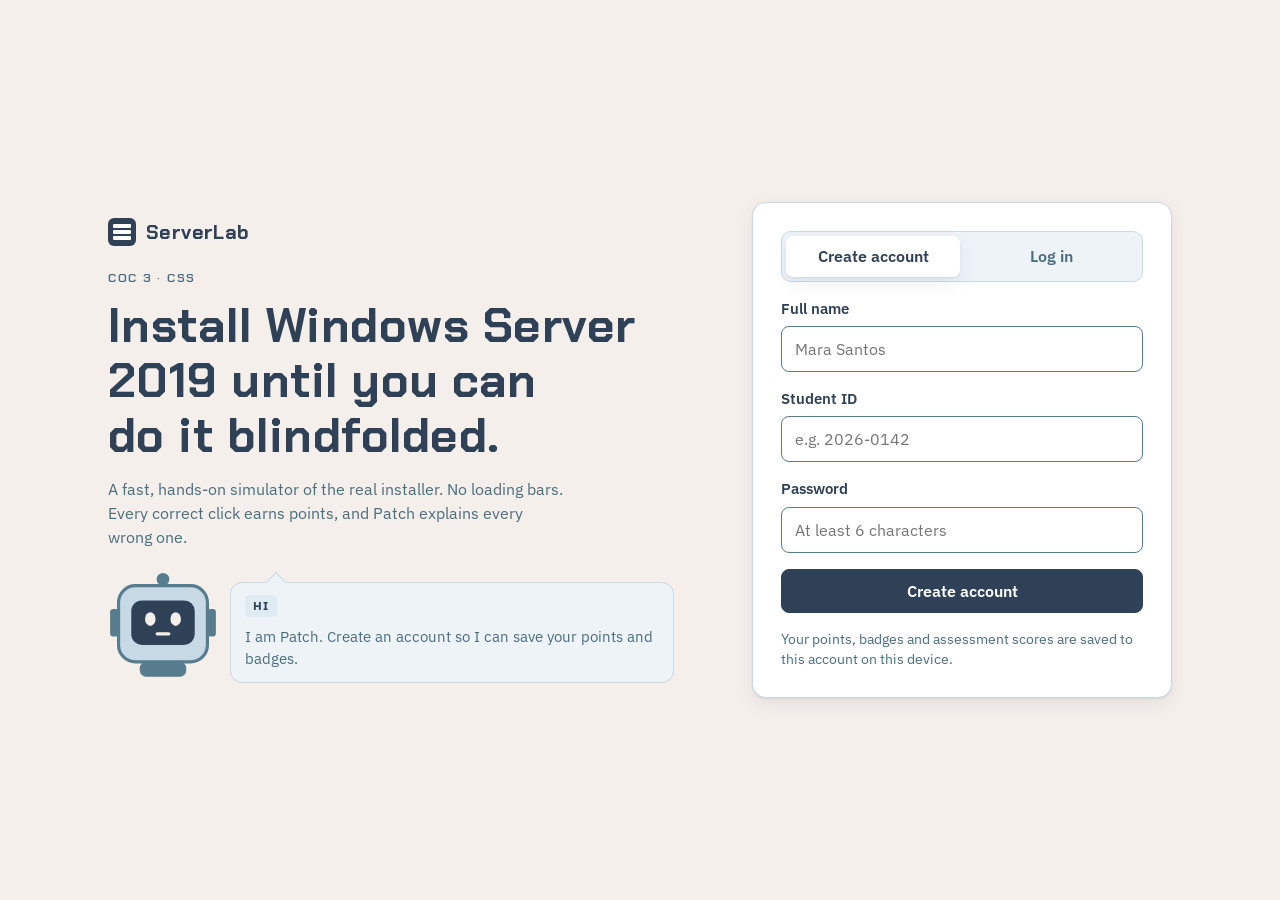
<file: index.html>
<!doctype html>
<html lang="en">
<head>
  <meta charset="utf-8">
  <meta name="viewport" content="width=device-width, initial-scale=1, viewport-fit=cover">
  <title>ServerLab Simulator</title>
  <!-- colours the phone's browser bar: Beige in light mode, Navy in dark mode -->
  <meta name="theme-color" content="#f5efeb" media="(prefers-color-scheme: light)">
  <meta name="theme-color" content="#1f2c3a" media="(prefers-color-scheme: dark)">
  <link rel="preconnect" href="https://fonts.googleapis.com">
  <link rel="preconnect" href="https://fonts.gstatic.com" crossorigin>
  <link rel="stylesheet" href="https://fonts.googleapis.com/css2?family=Chakra+Petch:wght@500;600;700&family=IBM+Plex+Mono:wght@400;500&family=IBM+Plex+Sans:wght@400;500;600&display=swap">
  <link rel="stylesheet" href="style.css">
</head>
<body>
  <div id="app"></div>
  <div class="toasts" id="toasts" aria-live="polite"></div>
  <noscript>ServerLab needs JavaScript turned on.</noscript>
  <!-- data.js: the lesson, quiz and badges.  logic.js: the rules (checks, points, levels).  ui.js: draws the screens. -->
  <script src="data.js"></script>
  <script src="logic.js"></script>
  <script src="ui.js"></script>
</body>
</html>
</file>
<file: style.css>
/* ServerLab · layout concept: every lesson is a rack unit (a slim hardware module with ears, screws and status LEDs);
   the simulator is a VM console with Patch, a small server-unit robot, docked beside it (desktop) or under it (tablet/phone). */

:root {
  /* Brand palette: the five colours from the class colour card. Change them here and the whole site follows. */
  --navy: #2f4156;
  --teal: #567c8d;
  --sky: #c8d9e6;
  --beige: #f5efeb;
  --white: #ffffff;

  /* Colour tokens, light. Each one points at a palette colour where it can. */
  --bg: var(--beige);               /* page background */
  --surface: var(--white);          /* cards, app bar */
  --surface-2: #eef3f8;             /* inset areas: table heads, speech bubble (Sky Blue, lightened) */
  --ink: var(--navy);               /* text */
  --muted: #4a6d7e;                 /* secondary text (Teal, darkened so small text stays readable) */
  --line: var(--sky);               /* borders */
  --primary: var(--navy);           /* main buttons, focus ring */
  --primary-ink: var(--white);      /* text on main buttons */
  --primary-soft: #dfeaf2;          /* selected tab / choice (Sky Blue, lightened) */
  --accent: var(--teal);            /* progress bar, live LED, small highlights */
  --accent-soft: var(--sky);        /* points chip, earned badge */
  --good: #12744a;                  /* right answer (kept green on purpose) */
  --good-soft: #dbf1e5;
  --bad: #b8302a;                   /* wrong answer (kept red on purpose) */
  --bad-soft: #fbe3e1;
  --led-off: var(--sky);
  --toast-dot: var(--sky);
  --shadow: 0 1px 2px rgba(47, 65, 86, 0.1), 0 6px 18px rgba(47, 65, 86, 0.08);

  /* Patch (guide character) */
  --patch-body: var(--sky);
  --patch-edge: var(--teal);
  --patch-face: var(--navy);
  --patch-led: var(--beige);

  /* VM console: it copies the real Windows installer, so it keeps Windows blue in both themes */
  --vm-frame: #1a2430;
  --vm-frame-ink: var(--sky);
  --vm-desk-a: #0a3f7e;
  --vm-desk-b: #1c78c9;
  --vm-win: #f3f4f6;
  --vm-win-ink: #1a1a1a;
  --vm-win-line: #b9c0c9;
  --vm-accent: #0b63c4;
  --vm-sel: #cde4fb;
  --vm-black: #050607;

  /* Type */
  --font-display: "Chakra Petch", "Segoe UI", system-ui, sans-serif;
  --font-body: "IBM Plex Sans", "Segoe UI", system-ui, -apple-system, Roboto, sans-serif;
  --font-mono: "IBM Plex Mono", ui-monospace, Consolas, monospace;
  --font-vm: "Segoe UI", "Selawik", system-ui, Roboto, "Helvetica Neue", sans-serif;
}

/* Dark theme: Navy becomes the card colour, a deeper navy the page, Beige the text. */
@media (prefers-color-scheme: dark) {
  :root:not([data-theme="light"]) {
    --bg: #1f2c3a;
    --surface: var(--navy);
    --surface-2: #273649;
    --ink: var(--beige);
    --muted: #b4c8d7;
    --line: var(--teal);
    --primary: var(--sky);
    --primary-ink: var(--navy);
    --primary-soft: #3a5368;
    --accent: #7fa3b5;
    --accent-soft: #3a5368;
    --good: #4cc98d;
    --good-soft: #1f4a43;
    --bad: #ff8f88;
    --bad-soft: #4e2a35;
    --led-off: #4a6076;
    --toast-dot: var(--teal);
    --shadow: 0 1px 2px rgba(0, 0, 0, 0.35), 0 6px 18px rgba(0, 0, 0, 0.28);
    --patch-body: var(--sky);
    --patch-edge: var(--teal);
    --patch-face: #1f2c3a;
    --patch-led: var(--beige);
    color-scheme: dark;
  }
}

:root[data-theme="dark"] {
  --bg: #1f2c3a;
  --surface: var(--navy);
  --surface-2: #273649;
  --ink: var(--beige);
  --muted: #b4c8d7;
  --line: var(--teal);
  --primary: var(--sky);
  --primary-ink: var(--navy);
  --primary-soft: #3a5368;
  --accent: #7fa3b5;
  --accent-soft: #3a5368;
  --good: #4cc98d;
  --good-soft: #1f4a43;
  --bad: #ff8f88;
  --bad-soft: #4e2a35;
  --led-off: #4a6076;
  --toast-dot: var(--teal);
  --shadow: 0 1px 2px rgba(0, 0, 0, 0.35), 0 6px 18px rgba(0, 0, 0, 0.28);
  --patch-body: var(--sky);
  --patch-edge: var(--teal);
  --patch-face: #1f2c3a;
  --patch-led: var(--beige);
  color-scheme: dark;
}

*, *::before, *::after { box-sizing: border-box; }

body {
  margin: 0;
  background: var(--bg);
  color: var(--ink);
  font-family: var(--font-body);
  font-size: 16px;
  line-height: 1.5;
  -webkit-text-size-adjust: 100%;
}

h1, h2, h3, p { margin: 0; }
h1, h2, h3 { font-family: var(--font-display); line-height: 1.15; text-wrap: balance; letter-spacing: 0.01em; }
button, input, select { font: inherit; color: inherit; }
button { cursor: pointer; }
:focus-visible { outline: 3px solid var(--primary); outline-offset: 2px; border-radius: 4px; }
.sr { position: absolute; width: 1px; height: 1px; overflow: hidden; clip: rect(0 0 0 0); white-space: nowrap; }

.wrap { width: 100%; max-width: 1120px; margin-inline: auto; padding-inline: clamp(16px, 3vw, 28px); }
.eyebrow { font-family: var(--font-display); font-size: 0.78rem; font-weight: 600; letter-spacing: 0.14em; text-transform: uppercase; color: var(--muted); }

/* ---------- buttons ---------- */
.btn {
  display: inline-flex; align-items: center; justify-content: center; gap: 8px;
  min-height: 44px; padding: 0.55rem 1.1rem;
  border-radius: 8px; border: 1px solid var(--line);
  background: var(--surface); color: var(--ink);
  font-weight: 600; text-decoration: none;
}
.btn:hover { border-color: var(--primary); }
.btn.primary { background: var(--primary); border-color: var(--primary); color: var(--primary-ink); }
.btn.primary:hover { filter: brightness(1.3); }
.btn.ghost { background: transparent; }
.btn.small { min-height: 36px; padding: 0.3rem 0.8rem; font-size: 0.9rem; }
.btn[disabled], .btn.locked { opacity: 0.55; cursor: not-allowed; }
.btn.locked:hover { border-color: var(--line); }

/* ---------- app bar ---------- */
.appbar { position: sticky; top: env(safe-area-inset-top, 0px); z-index: 30; background: var(--surface); border-bottom: 1px solid var(--line); }
.appbar-in { display: flex; align-items: center; gap: 10px 14px; flex-wrap: wrap; min-height: 58px; padding-block: 8px; }
.brand { display: flex; align-items: center; gap: 10px; font-family: var(--font-display); font-weight: 700; font-size: 1.25rem; letter-spacing: 0.02em; margin-right: auto; }
.brand svg { flex: none; }
.tabs { display: flex; gap: 4px; order: 3; width: 100%; overflow-x: auto; }
.tab { border: 0; background: transparent; padding: 0.5rem 0.9rem; border-radius: 8px; font-weight: 600; color: var(--muted); white-space: nowrap; min-height: 40px; }
.tab[aria-current="page"] { background: var(--primary-soft); color: var(--primary); }
.chip { display: inline-flex; align-items: center; gap: 8px; padding: 0.3rem 0.8rem; border-radius: 999px; background: var(--accent-soft); font-family: var(--font-display); font-weight: 700; font-variant-numeric: tabular-nums; min-height: 36px; }
.chip i { width: 10px; height: 10px; border-radius: 50%; background: var(--accent); box-shadow: 0 0 8px var(--accent); }
.chip.pop { animation: pop 0.5s ease; }
.userbtn { display: inline-flex; align-items: center; gap: 8px; border: 1px solid var(--line); background: var(--surface); border-radius: 999px; padding: 0.2rem 0.75rem 0.2rem 0.25rem; min-height: 36px; font-weight: 600; max-width: 180px; }
.userbtn span:last-child { overflow: hidden; text-overflow: ellipsis; white-space: nowrap; }
.avatar { width: 28px; height: 28px; border-radius: 50%; background: var(--primary); color: var(--primary-ink); display: grid; place-items: center; font-family: var(--font-display); font-weight: 700; font-size: 0.85rem; flex: none; }
.iconbtn { width: 38px; height: 38px; border-radius: 8px; border: 1px solid var(--line); background: var(--surface); display: grid; place-items: center; }

@media (min-width: 760px) { .tabs { order: 0; width: auto; margin-left: 12px; } .brand { margin-right: 0; } .appbar-in .grow { flex: 1; } }

/* ---------- views ---------- */
.view { padding-block: 24px 48px; display: flex; flex-direction: column; gap: 28px; }
.sec-head { display: flex; align-items: baseline; justify-content: space-between; gap: 12px; flex-wrap: wrap; margin-bottom: 12px; }
.sec-head h2 { font-size: 1.35rem; }
.muted { color: var(--muted); }

/* hero */
.hero { display: grid; gap: 20px; grid-template-columns: minmax(0, 1.2fr) minmax(0, 1fr); align-items: center; }
.hero h1 { font-size: clamp(1.7rem, 4.5vw, 2.4rem); margin-block: 4px 12px; }
.lvl { display: flex; flex-direction: column; gap: 6px; max-width: 420px; }
.lvl-row { display: flex; justify-content: space-between; font-size: 0.9rem; color: var(--muted); font-variant-numeric: tabular-nums; }
.meter { height: 12px; background: var(--surface-2); border: 1px solid var(--line); border-radius: 999px; overflow: hidden; }
.meter > b { display: block; height: 100%; background: var(--accent); border-radius: 999px; }
.stats { display: grid; grid-template-columns: repeat(2, minmax(0, 1fr)); gap: 10px; }
.stat { background: var(--surface); border: 1px solid var(--line); border-radius: 10px; padding: 12px 14px; }
.stat b { display: block; font-family: var(--font-display); font-size: 1.6rem; line-height: 1.1; font-variant-numeric: tabular-nums; }
.stat span { font-size: 0.85rem; color: var(--muted); }
@media (max-width: 760px) { .hero { grid-template-columns: minmax(0, 1fr); } }

/* rack units (lesson modules) */
.units { display: flex; flex-direction: column; gap: 14px; }
.unit { display: grid; grid-template-columns: 22px minmax(0, 1fr) 22px; background: var(--surface); border: 1px solid var(--line); border-radius: 6px; box-shadow: var(--shadow); overflow: hidden; }
.ear { background-color: var(--surface-2); background-image: radial-gradient(circle, var(--line) 2.5px, transparent 3.2px); background-size: 22px 34px; background-position: center 8px; }
.ear.l { border-right: 1px solid var(--line); }
.ear.r { border-left: 1px solid var(--line); }
.unit-body { padding: 16px clamp(14px, 3vw, 22px); display: flex; flex-direction: column; gap: 12px; min-width: 0; }
.unit-top { display: flex; gap: 10px 14px; align-items: flex-start; justify-content: space-between; flex-wrap: wrap; }
.unit-tag { font-family: var(--font-mono); font-size: 0.78rem; background: var(--surface-2); border: 1px solid var(--line); padding: 2px 8px; border-radius: 4px; color: var(--muted); white-space: nowrap; }
.unit h3 { font-size: 1.3rem; }
.unit p { color: var(--muted); max-width: 62ch; }
.unit-actions { display: flex; gap: 8px; flex-wrap: wrap; }
.unit.planned { box-shadow: none; background: transparent; border-style: dashed; }
.unit.planned h3 { font-size: 1.05rem; color: var(--muted); }
.leds { display: flex; gap: 6px; flex-wrap: wrap; }
.leds i { width: 10px; height: 10px; border-radius: 50%; background: var(--led-off); display: block; }
.leds i.on { background: var(--good); box-shadow: 0 0 6px var(--good); }
.leds i.cur { background: var(--accent); box-shadow: 0 0 8px var(--accent); animation: pulse 1.1s ease-in-out infinite; }
.leds i.bad { background: var(--bad); box-shadow: 0 0 6px var(--bad); }
.note-lock { font-size: 0.88rem; color: var(--muted); align-self: center; }

/* leaderboard */
.board-wrap { overflow-x: auto; background: var(--surface); border: 1px solid var(--line); border-radius: 12px; }
table.board { width: 100%; border-collapse: collapse; min-width: 440px; font-variant-numeric: tabular-nums; }
.board th { text-align: left; font-family: var(--font-display); font-size: 0.78rem; letter-spacing: 0.12em; text-transform: uppercase; color: var(--muted); padding: 12px 14px; border-bottom: 1px solid var(--line); background: var(--surface-2); }
.board td { padding: 12px 14px; border-bottom: 1px solid var(--line); }
.board tr:last-child td { border-bottom: 0; }
.board .num { text-align: right; }
.board .rk { width: 52px; font-family: var(--font-display); font-weight: 700; font-size: 1.1rem; }
.board tr.me td { background: var(--primary-soft); font-weight: 600; }
.board .lv { display: none; }
@media (max-width: 560px) {
  table.board { min-width: 0; }
  .board th, .board td { padding: 10px 10px; }
  .board th:nth-child(3), .board td:nth-child(3) { display: none; }
  .board .rk { width: 36px; font-size: 1rem; }
  .board .lv { display: block; margin-top: 2px; font-weight: 500; font-size: 0.8rem; color: var(--muted); }
}
.tag { display: inline-block; font-size: 0.72rem; font-weight: 600; padding: 1px 7px; border-radius: 999px; border: 1px solid var(--line); color: var(--muted); margin-left: 8px; vertical-align: middle; }

/* badges */
.badges { display: grid; grid-template-columns: repeat(auto-fill, minmax(min(100%, 230px), 1fr)); gap: 12px; }
.badge { display: flex; gap: 12px; align-items: flex-start; background: var(--surface); border: 1px solid var(--line); border-radius: 10px; padding: 14px; min-width: 0; }
.badge .plate { flex: none; width: 52px; height: 52px; border-radius: 8px; background: var(--surface-2); border: 1px solid var(--line); display: grid; place-items: center; font-family: var(--font-mono); font-weight: 500; font-size: 0.95rem; color: var(--muted); position: relative; }
.badge .plate::after { content: ""; position: absolute; top: 5px; right: 5px; width: 7px; height: 7px; border-radius: 50%; background: var(--led-off); }
.badge.got .plate { color: var(--ink); background: var(--accent-soft); border-color: var(--accent); }
.badge.got .plate::after { background: var(--good); box-shadow: 0 0 6px var(--good); }
.badge:not(.got) { opacity: 0.72; }
.badge h3 { font-size: 1rem; }
.badge p { font-size: 0.88rem; color: var(--muted); }
.history { display: flex; flex-direction: column; gap: 8px; }
.hrow { display: flex; justify-content: space-between; gap: 10px; flex-wrap: wrap; background: var(--surface); border: 1px solid var(--line); border-radius: 8px; padding: 10px 14px; font-size: 0.92rem; }

/* ---------- auth ---------- */
.auth { min-height: calc(100vh - env(safe-area-inset-top, 0px) - env(safe-area-inset-bottom, 0px)); display: grid; place-items: center; padding-block: 28px; }
.auth-grid { display: grid; grid-template-columns: minmax(0, 1fr) minmax(0, 420px); gap: clamp(20px, 5vw, 56px); align-items: center; }
.auth-pitch h1 { font-size: clamp(2rem, 5vw, 3rem); margin-block: 10px 14px; }
.auth-pitch p { color: var(--muted); max-width: 46ch; }
.pitch-patch { display: flex; align-items: flex-end; gap: 12px; margin-top: 24px; }
.pitch-patch svg { width: 110px; height: 110px; flex: none; }
.auth-card { background: var(--surface); border: 1px solid var(--line); border-radius: 14px; padding: clamp(18px, 4vw, 28px); box-shadow: var(--shadow); display: flex; flex-direction: column; gap: 16px; }
.seg { display: grid; grid-template-columns: 1fr 1fr; background: var(--surface-2); border: 1px solid var(--line); border-radius: 10px; padding: 4px; gap: 4px; }
.seg button { border: 0; background: transparent; border-radius: 7px; padding: 0.55rem; font-weight: 600; color: var(--muted); min-height: 40px; }
.seg button[aria-selected="true"] { background: var(--surface); color: var(--ink); box-shadow: var(--shadow); }
.field { display: flex; flex-direction: column; gap: 6px; }
.field label { font-weight: 600; font-size: 0.92rem; }
.field input { min-height: 46px; padding: 0.5rem 0.8rem; border-radius: 8px; border: 1px solid var(--accent); background: var(--surface); width: 100%; }
.field small { color: var(--muted); }
.form-err { background: var(--bad-soft); color: var(--bad); border-radius: 8px; padding: 10px 12px; font-weight: 600; font-size: 0.92rem; }
.fine { font-size: 0.85rem; color: var(--muted); }
@media (max-width: 800px) { .auth-grid { grid-template-columns: minmax(0, 1fr); } .pitch-patch { display: none; } }

/* ---------- simulator layout ---------- */
.simbar { display: flex; align-items: center; gap: 10px; flex-wrap: wrap; justify-content: space-between; }
.simbar h2 { font-size: 1.2rem; }
.sim { display: grid; grid-template-columns: minmax(0, 1fr) 340px; gap: 20px; align-items: start; }
.vm { background: var(--vm-frame); border-radius: 10px; padding: 8px; box-shadow: var(--shadow); min-width: 0; }
.vm-bar { display: flex; align-items: center; gap: 8px; flex-wrap: wrap; color: var(--vm-frame-ink); font-family: var(--font-mono); font-size: 0.8rem; padding: 4px 6px 8px; }
.vm-bar .title { margin-right: auto; display: flex; align-items: center; gap: 8px; min-width: 0; }
.vm-bar .title i { width: 8px; height: 8px; border-radius: 50%; background: #3ddc84; box-shadow: 0 0 6px #3ddc84; flex: none; }
.vm-btn { border: 1px solid var(--teal); background: var(--navy); color: var(--vm-frame-ink); border-radius: 6px; padding: 5px 10px; min-height: 32px; font-family: var(--font-mono); font-size: 0.78rem; }
.vm-btn:hover { background: #3a5068; }
.vm-btn.pulse { border-color: var(--sky); box-shadow: 0 0 0 0 rgba(200, 217, 230, 0.75); animation: ring 1.4s infinite; }
.vm-screen { background: var(--vm-black); border-radius: 4px; min-height: 420px; position: relative; overflow: hidden; font-family: var(--font-vm); color: var(--vm-win-ink); font-size: 0.95rem; }
.vm-screen.shake { animation: shake 0.35s; }

/* firmware / boot screens */
.fw { min-height: 420px; padding: clamp(14px, 3vw, 26px); color: #cfd6dd; font-family: var(--font-mono); font-size: 0.9rem; display: flex; flex-direction: column; gap: 10px; align-items: flex-start; }
.fw-h { color: #fff; font-weight: 500; border-bottom: 1px solid #3a444d; padding-bottom: 6px; width: 100%; }
.fw-opt, .fw-btn { text-align: left; background: transparent; border: 1px solid #3a444d; color: #e5e9ed; padding: 10px 12px; width: 100%; max-width: 560px; border-radius: 3px; font-family: var(--font-mono); font-size: 0.88rem; min-height: 44px; }
.fw-opt:hover, .fw-btn:hover { background: #1c2630; border-color: #7a8794; }
.fw-opt span { display: inline-block; width: 1.6em; color: #8da0b2; }
.fw-btn { width: auto; text-align: center; padding-inline: 18px; }
.fw-btn.ghost { color: #98a6b3; }
.fw-actions { display: flex; gap: 10px; flex-wrap: wrap; }
.fw-f { color: #7f8c99; font-size: 0.8rem; }
.cursor { display: inline-block; width: 0.6em; height: 1em; background: #cfd6dd; vertical-align: text-bottom; margin-left: 4px; animation: blink 1s steps(1) infinite; }

/* Windows Setup look-alike */
.setup { min-height: 420px; background: linear-gradient(160deg, var(--vm-desk-a), var(--vm-desk-b)); padding: clamp(10px, 3vw, 28px); display: flex; align-items: center; justify-content: center; }
.setup-win { width: 100%; max-width: 640px; background: var(--vm-win); border: 1px solid #7d93ab; box-shadow: 0 10px 30px rgba(0, 0, 0, 0.35); display: flex; flex-direction: column; }
.setup-cap { background: #fff; border-bottom: 1px solid var(--vm-win-line); padding: 6px 10px; font-size: 0.8rem; color: #444; }
.setup-body { padding: clamp(14px, 3vw, 26px); display: flex; flex-direction: column; gap: 14px; }
.setup-body h3 { font-family: var(--font-vm); font-weight: 400; font-size: clamp(1.2rem, 3.2vw, 1.6rem); color: var(--vm-accent); line-height: 1.2; }
.setup-body p { font-size: 0.92rem; }
.setup-foot { display: flex; align-items: center; justify-content: flex-end; gap: 14px; padding: 12px clamp(14px, 3vw, 26px); border-top: 1px solid var(--vm-win-line); background: #e9ecef; flex-wrap: wrap; }
.setup-foot .linkbtn { margin-right: auto; }
.wbtn { min-height: 38px; padding: 6px 22px; background: #e1e1e1; border: 1px solid #adadad; color: #111; font-family: var(--font-vm); font-size: 0.92rem; border-radius: 2px; }
.wbtn:hover { background: #e5f1fb; border-color: #0078d7; }
.wbtn.primary { background: #0b63c4; border-color: #0b63c4; color: #fff; }
.wbtn.dim { color: #8a8a8a; background: #ececec; border-color: #cfcfcf; }
.wbtn.dim:hover { background: #ececec; border-color: #cfcfcf; }
.wbtn[disabled] { color: #9a9a9a; background: #ececec; border-color: #d4d4d4; cursor: not-allowed; }
.linkbtn { background: none; border: 0; color: #0b5aa8; text-decoration: underline; padding: 6px 0; font-family: var(--font-vm); font-size: 0.92rem; min-height: 38px; text-align: left; }
.vmfield { display: flex; flex-direction: column; gap: 4px; }
.vmfield label { font-size: 0.9rem; }
.vmfield select, .vmfield input[type="text"], .vmfield input[type="password"] { min-height: 36px; padding: 4px 8px; border: 1px solid #8a8a8a; background: #fff; color: #111; font-family: var(--font-vm); font-size: 0.95rem; border-radius: 0; width: 100%; }
.vmfield input[readonly] { background: #ececec; color: #444; }
.center-install { align-items: center; text-align: center; gap: 22px; padding-block: 22px; }
.center-install h3 { font-size: clamp(1.6rem, 5vw, 2.3rem); }
.big-install { min-height: 54px; font-size: 1.15rem; padding-inline: 38px; }
.tbl { border: 1px solid #9aa4af; background: #fff; display: flex; flex-direction: column; overflow-x: auto; }
.trow { display: grid; text-align: left; border: 0; background: #fff; font-family: var(--font-vm); font-size: 0.9rem; padding: 8px 10px; min-height: 40px; align-items: center; gap: 8px; border-bottom: 1px solid #eef0f2; color: #111; min-width: 420px; }
.trow.head { background: #f0f2f4; color: #444; font-size: 0.82rem; border-bottom: 1px solid #c8ced4; }
.trow.ed { grid-template-columns: minmax(0, 1fr) 90px; }
.trow.dk { grid-template-columns: minmax(0, 1.6fr) 1fr 1fr; }
.trow[aria-selected="true"] { background: var(--vm-sel); outline: 1px solid #5da6e8; outline-offset: -1px; }
.desc { font-size: 0.88rem; color: #333; border: 1px solid #c8ced4; background: #fafbfc; padding: 8px 10px; min-height: 58px; }
.desc b { font-weight: 600; }
.licbox { height: 150px; overflow-y: auto; border: 1px solid #9aa4af; background: #fff; padding: 10px 12px; font-size: 0.85rem; line-height: 1.5; }
.chk { display: flex; align-items: center; gap: 10px; font-size: 0.95rem; min-height: 36px; }
.chk input { width: 18px; height: 18px; margin: 0; flex: none; }
.opt { text-align: left; display: flex; flex-direction: column; gap: 4px; background: #fff; border: 1px solid #c3c9d0; padding: 12px 14px; font-family: var(--font-vm); color: #111; min-height: 70px; }
.opt:hover { background: #e5f1fb; border-color: #0078d7; }
.opt b { font-size: 1.02rem; font-weight: 600; color: var(--vm-accent); }
.opt span { font-size: 0.85rem; color: #333; }
.warn { color: #b3261e; font-size: 0.88rem; display: flex; gap: 8px; align-items: flex-start; }
.warn::before { content: "!"; flex: none; width: 18px; height: 18px; border-radius: 50%; background: #d9362c; color: #fff; font-weight: 700; font-size: 0.8rem; display: grid; place-items: center; margin-top: 1px; }
.dkbtns { display: flex; gap: 6px 14px; flex-wrap: wrap; }
.dkbtns .linkbtn[disabled] { color: #9a9a9a; text-decoration: none; cursor: not-allowed; }
.phases { list-style: none; margin: 0; padding: 0; display: flex; flex-direction: column; gap: 6px; }
.phases li { display: flex; gap: 10px; align-items: center; font-size: 0.95rem; }
.phases li::before { content: ""; width: 16px; height: 16px; border-radius: 50%; background: #1f9d55; flex: none; background-image: linear-gradient(135deg, transparent 45%, #fff 46% 56%, transparent 57%); }
.skip-note { font-size: 0.85rem; background: #fff7d6; border: 1px solid #e8d37a; padding: 8px 10px; }

/* full-screen blue pages (Customize settings, lock, sign-in) */
.bluepage { min-height: 420px; background: linear-gradient(160deg, #06356b, #1771c0); color: #fff; padding: clamp(18px, 5vw, 44px); display: flex; flex-direction: column; justify-content: center; gap: 16px; font-family: var(--font-vm); }
.bluepage h3 { font-family: var(--font-vm); font-weight: 300; font-size: clamp(1.7rem, 5vw, 2.4rem); color: #fff; }
.bluepage .vmfield { max-width: 380px; }
.bluepage .vmfield label { color: #e8f2ff; }
.bluepage .chk { color: #e8f2ff; }
.bluepage .wbtn { align-self: flex-start; }
.lock { align-items: flex-start; justify-content: flex-end; min-height: 420px; }
.lock .clock { font-size: clamp(3rem, 12vw, 5.5rem); font-weight: 200; line-height: 1; font-variant-numeric: tabular-nums; }
.lock .day { font-size: 1.2rem; font-weight: 300; margin-bottom: 18px; }
.lock .msg { font-size: 1.05rem; }
.signin { align-items: center; text-align: center; }
.signin .face { width: 108px; height: 108px; border-radius: 50%; background: rgba(255, 255, 255, 0.22); display: grid; place-items: center; }
.signin .row { display: flex; gap: 0; width: min(100%, 300px); }
.signin .row input { flex: 1; min-width: 0; min-height: 40px; padding: 6px 10px; border: 2px solid rgba(255, 255, 255, 0.6); background: rgba(255, 255, 255, 0.9); color: #111; font-size: 1rem; }
.signin .row button { width: 42px; min-height: 40px; border: 0; background: rgba(255, 255, 255, 0.3); color: #fff; font-size: 1.2rem; }
.signin .row button:hover { background: rgba(255, 255, 255, 0.5); }

/* Server Manager look-alike */
.sm { min-height: 420px; background: #f1f1f1; display: grid; grid-template-columns: 170px minmax(0, 1fr); font-family: var(--font-vm); color: #1b1b1b; }
.sm-nav { background: #2b2b2b; color: #e8e8e8; display: flex; flex-direction: column; padding-top: 8px; }
.sm-nav button { text-align: left; background: transparent; border: 0; color: #d7d7d7; padding: 11px 14px; font-size: 0.9rem; min-height: 44px; border-left: 4px solid transparent; }
.sm-nav button:hover { background: #3a3a3a; }
.sm-nav button.on { background: #3d3d3d; border-left-color: #3b9cf0; color: #fff; }
.sm-main { display: flex; flex-direction: column; min-width: 0; }
.sm-head { background: #fff; padding: 12px 16px; font-size: 1.2rem; font-weight: 300; border-bottom: 1px solid #ddd; }
.sm-head small { color: #666; font-size: 0.85rem; }
.sm-body { padding: 16px; display: flex; flex-direction: column; gap: 14px; }
.welcome { background: #fff; border: 1px solid #ddd; }
.welcome h4 { margin: 0; padding: 10px 14px; background: #0f4a8a; color: #fff; font-weight: 400; font-size: 0.82rem; letter-spacing: 0.08em; }
.welcome ul { list-style: none; margin: 0; padding: 6px 0; display: flex; flex-direction: column; }
.welcome li button { background: none; border: 0; width: 100%; text-align: left; padding: 9px 14px; color: #0b5aa8; font-size: 0.95rem; min-height: 40px; display: flex; gap: 12px; }
.welcome li button:hover { background: #eef5fc; }
.welcome li span { color: #888; width: 1em; }
.props { background: #fff; border: 1px solid #ddd; overflow-x: auto; }
.props h4 { margin: 0; padding: 8px 14px; font-weight: 600; font-size: 0.85rem; border-bottom: 1px solid #ddd; }
.props dl { margin: 0; display: grid; grid-template-columns: minmax(130px, 220px) minmax(0, 1fr); font-size: 0.9rem; }
.props dt, .props dd { margin: 0; padding: 8px 14px; border-bottom: 1px solid #f0f0f0; }
.props dt { color: #555; }
.props dd.hl { background: #fff3c4; font-weight: 600; }
.props .hl-t { background: #fff3c4; }
@media (max-width: 560px) { .sm { grid-template-columns: minmax(0, 1fr); } .sm-nav { flex-direction: row; overflow-x: auto; padding-top: 0; } .sm-nav button { white-space: nowrap; border-left: 0; border-bottom: 4px solid transparent; } .sm-nav button.on { border-bottom-color: #3b9cf0; } .props dl { grid-template-columns: minmax(0, 1fr); } .props dt { padding-bottom: 0; border-bottom: 0; } }

/* ---------- Patch panel ---------- */
.patch { background: var(--surface); border: 1px solid var(--line); border-radius: 14px; padding: 16px; display: flex; flex-direction: column; gap: 14px; box-shadow: var(--shadow); position: sticky; top: calc(env(safe-area-inset-top, 0px) + 74px); min-width: 0; }
.patch-top { display: flex; flex-direction: column; gap: 12px; align-items: stretch; }
.patch-fig { display: flex; align-items: flex-end; gap: 10px; }
.patch-fig svg { width: 104px; height: 104px; flex: none; }
.patch-meta { display: flex; flex-direction: column; gap: 4px; padding-bottom: 6px; min-width: 0; }
.patch-meta b { font-family: var(--font-display); font-size: 1.15rem; }
.modepill { font-size: 0.75rem; font-weight: 700; letter-spacing: 0.1em; text-transform: uppercase; color: var(--primary); background: var(--primary-soft); padding: 2px 8px; border-radius: 4px; align-self: flex-start; }
.bubble { position: relative; background: var(--surface-2); border: 1px solid var(--line); border-radius: 12px; padding: 12px 14px; display: flex; flex-direction: column; gap: 8px; }
.bubble::before { content: ""; position: absolute; top: -8px; left: 38px; width: 14px; height: 14px; background: var(--surface-2); border-left: 1px solid var(--line); border-top: 1px solid var(--line); transform: rotate(45deg); }
.say-tag { align-self: flex-start; font-size: 0.75rem; font-weight: 700; letter-spacing: 0.08em; text-transform: uppercase; padding: 2px 8px; border-radius: 4px; background: var(--primary-soft); color: var(--primary); }
.say-tag.good { background: var(--good-soft); color: var(--good); }
.say-tag.bad { background: var(--bad-soft); color: var(--bad); }
.bubble p { font-size: 0.95rem; }
.bubble .next { padding-top: 8px; border-top: 1px dashed var(--line); font-weight: 600; }
.bubble .next small { display: block; font-weight: 700; font-size: 0.72rem; letter-spacing: 0.1em; text-transform: uppercase; color: var(--muted); }
.patch-foot { display: flex; align-items: center; gap: 8px; flex-wrap: wrap; justify-content: space-between; }
.runpts { font-family: var(--font-display); font-weight: 700; font-variant-numeric: tabular-nums; }
.patch .leds i { width: 12px; height: 12px; }
.floatpts { position: absolute; right: 16px; top: 16px; font-family: var(--font-display); font-weight: 700; font-size: 1.6rem; color: var(--good); pointer-events: none; animation: floatup 1.1s ease-out forwards; }
.done-box { display: flex; flex-direction: column; gap: 10px; }
.done-box .btn { width: 100%; }

@media (max-width: 1000px) {
  .sim { grid-template-columns: minmax(0, 1fr); }
  .patch { position: static; }
  .patch-top { flex-direction: row; align-items: flex-start; }
  .patch-fig { flex-direction: column; align-items: center; }
  .patch-meta { align-items: center; padding-bottom: 0; }
  .bubble { flex: 1; min-width: 0; }
  .bubble::before { top: 24px; left: -8px; transform: rotate(-45deg); }
}
@media (max-width: 700px) {
  .patch { position: sticky; bottom: 0; top: auto; z-index: 25; border-radius: 14px 14px 0 0; padding: 10px 12px calc(10px + env(safe-area-inset-bottom, 0px)); gap: 8px; max-height: 52vh; overflow: hidden; margin-inline: -4px; }
  .patch-fig svg { width: 58px; height: 58px; }
  .patch-fig { gap: 4px; }
  .patch-meta b, .modepill { display: none; }
  .bubble { padding: 8px 10px; gap: 6px; }
  .bubble p { font-size: 0.9rem; }
  .bubble::before { top: 18px; }
  .vm-screen, .fw, .setup, .bluepage, .sm { min-height: 360px; }
  .sim { gap: 12px; }
}

/* ---------- quiz ---------- */
.quiz { max-width: 760px; margin-inline: auto; width: 100%; display: flex; flex-direction: column; gap: 18px; }
.qcard { background: var(--surface); border: 1px solid var(--line); border-radius: 14px; padding: clamp(16px, 4vw, 28px); display: flex; flex-direction: column; gap: 16px; box-shadow: var(--shadow); }
.qcard h2 { font-size: clamp(1.2rem, 3.5vw, 1.55rem); }
.choices { display: flex; flex-direction: column; gap: 10px; }
.choice { display: flex; gap: 12px; align-items: center; text-align: left; width: 100%; padding: 12px 14px; min-height: 52px; border: 1px solid var(--line); border-radius: 10px; background: var(--surface); }
.choice:hover { border-color: var(--primary); }
.choice[aria-checked="true"] { border-color: var(--primary); background: var(--primary-soft); }
.choice .key { flex: none; width: 28px; height: 28px; border-radius: 6px; border: 1px solid var(--line); display: grid; place-items: center; font-family: var(--font-mono); font-size: 0.85rem; background: var(--surface-2); }
.choice[aria-checked="true"] .key { background: var(--primary); color: var(--primary-ink); border-color: var(--primary); }
.qnav { display: flex; justify-content: space-between; gap: 10px; }
.score { display: grid; grid-template-columns: auto minmax(0, 1fr); gap: 20px; align-items: center; }
.ring { width: 130px; height: 130px; border-radius: 50%; display: grid; place-items: center; background: conic-gradient(var(--ringc) calc(var(--p) * 1%), var(--surface-2) 0); }
.ring div { width: 100px; height: 100px; border-radius: 50%; background: var(--surface); display: grid; place-items: center; font-family: var(--font-display); font-weight: 700; font-size: 1.9rem; font-variant-numeric: tabular-nums; }
.verdict { font-size: 1.5rem; }
.verdict.pass { color: var(--good); }
.verdict.fail { color: var(--bad); }
.review { display: flex; flex-direction: column; gap: 10px; }
.ritem { border: 1px solid var(--line); border-radius: 10px; padding: 12px 14px; background: var(--surface); display: flex; flex-direction: column; gap: 4px; }
.ritem.ok { border-color: var(--good); }
.ritem.no { border-color: var(--bad); }
.ritem b { font-weight: 600; }
.ritem .why { color: var(--muted); font-size: 0.92rem; }
@media (max-width: 520px) { .score { grid-template-columns: minmax(0, 1fr); justify-items: start; } }

/* ---------- study sheet + toast ---------- */
.overlay { position: fixed; inset: 0; z-index: 60; background: rgba(31, 44, 58, 0.66); display: grid; place-items: center; padding: 16px; }
.sheet { background: var(--surface); border: 1px solid var(--line); border-radius: 14px; width: 100%; max-width: 620px; max-height: 88vh; overflow-y: auto; padding: clamp(16px, 4vw, 26px); display: flex; flex-direction: column; gap: 14px; }
.sheet ol { margin: 0; padding-left: 1.4rem; display: flex; flex-direction: column; gap: 8px; }
.sheet li::marker { font-family: var(--font-mono); color: var(--muted); }
.sheet li b { font-weight: 600; }
.toasts { position: fixed; top: calc(env(safe-area-inset-top, 0px) + 70px); left: 0; right: 0; z-index: 70; display: flex; flex-direction: column; align-items: center; gap: 8px; pointer-events: none; padding-inline: 16px; }
.toast { background: var(--ink); color: var(--bg); border-radius: 10px; padding: 10px 16px; font-weight: 600; box-shadow: var(--shadow); animation: toastin 0.3s ease, toastout 0.4s ease 2.3s forwards; max-width: 100%; }
.toast i { display: inline-block; width: 9px; height: 9px; border-radius: 50%; background: var(--toast-dot); margin-right: 8px; }

/* ---------- Patch face ---------- */
.patch-svg .e, .patch-svg .m { display: none; }
.patch-svg[data-mood="idle"] .e-idle, .patch-svg[data-mood="idle"] .m-idle,
.patch-svg[data-mood="happy"] .e-happy, .patch-svg[data-mood="happy"] .m-happy,
.patch-svg[data-mood="oops"] .e-oops, .patch-svg[data-mood="oops"] .m-oops { display: inline; }
.patch-svg .eye-led { fill: var(--patch-led); transform-box: fill-box; transform-origin: center; animation: eyeblink 4.2s infinite; }
.patch-svg[data-mood="happy"] { animation: bob 0.6s ease 2; }
.patch-svg[data-mood="oops"] { animation: wobble 0.5s ease 1; }
.patch-svg .led-top { animation: pulse 1.4s ease-in-out infinite; }

/* ---------- motion ---------- */
@keyframes pulse { 0%, 100% { opacity: 1; } 50% { opacity: 0.35; } }
@keyframes blink { 50% { opacity: 0; } }
@keyframes pop { 40% { transform: scale(1.14); } }
@keyframes shake { 20% { transform: translateX(-6px); } 40% { transform: translateX(6px); } 60% { transform: translateX(-4px); } 80% { transform: translateX(3px); } }
@keyframes ring { 70% { box-shadow: 0 0 0 9px rgba(200, 217, 230, 0); } 100% { box-shadow: 0 0 0 0 rgba(200, 217, 230, 0); } }
@keyframes floatup { from { transform: translateY(0); opacity: 1; } to { transform: translateY(-34px); opacity: 0; } }
@keyframes toastin { from { transform: translateY(-12px); opacity: 0; } }
@keyframes toastout { to { opacity: 0; transform: translateY(-8px); } }
@keyframes eyeblink { 0%, 94%, 100% { transform: scaleY(1); } 96% { transform: scaleY(0.1); } }
@keyframes bob { 50% { transform: translateY(-7px); } }
@keyframes wobble { 25% { transform: rotate(-5deg); } 75% { transform: rotate(5deg); } }
@media (prefers-reduced-motion: reduce) { *, *::before, *::after { animation-duration: 0.01ms !important; animation-iteration-count: 1 !important; } }

/* ---------- additions: VM dialog, pending phases, disabled links, Patch buttons ---------- */
.vm-screen.err { box-shadow: inset 0 0 0 3px var(--bad); }
.vm-dialog { position: absolute; inset: 0; z-index: 5; background: rgba(0, 0, 0, 0.4); display: grid; place-items: center; padding: 16px; }
.vm-dialog .win { width: 100%; max-width: 440px; background: var(--vm-win); border: 1px solid var(--vm-win-line); box-shadow: 0 10px 30px rgba(0, 0, 0, 0.45); font-family: var(--font-vm); color: var(--vm-win-ink); }
.vm-dialog .cap { background: #fff; padding: 6px 10px; font-size: 0.8rem; color: #444; border-bottom: 1px solid var(--vm-win-line); }
.vm-dialog .bd { padding: 16px; font-size: 0.92rem; }
.vm-dialog .ft { padding: 10px 16px; display: flex; justify-content: flex-end; background: #e9ecef; border-top: 1px solid var(--vm-win-line); }
.phases li.todo::before { background: transparent; background-image: none; border: 2px solid #8a9aaa; }
.linkbtn.off, .linkbtn[aria-disabled="true"] { color: #9a9a9a; text-decoration: none; cursor: not-allowed; }
.wbtn[aria-disabled="true"] { color: #9a9a9a; background: #ececec; border-color: #d4d4d4; cursor: not-allowed; }
.patch-actions { display: flex; gap: 8px; flex-wrap: wrap; }
.fw p { margin: 0; }
.lock[role="button"] { cursor: default; }

/* ---------- phone: keep the VM visible above the Patch dock ---------- */
@media (max-width: 700px) {
  .patch { max-height: 38vh; gap: 6px; }
  .patch-top { min-height: 0; flex: 1 1 auto; overflow-y: auto; overscroll-behavior: contain; }
  .patch-actions { flex: none; }
  .patch-foot, .patch > .fine { display: none; }
  .patch-actions { flex-wrap: nowrap; gap: 6px; }
  .patch-actions .btn.small { flex: 1; min-height: 34px; padding-inline: 0.4rem; font-size: 0.82rem; }
  .simbar .unit-actions { gap: 6px; }
  .simbar .btn.small { padding-inline: 0.6rem; font-size: 0.82rem; min-height: 34px; }
  .view { padding-block: 16px 24px; gap: 20px; }
  .done-box { flex-direction: row; flex-wrap: wrap; }
  .done-box .btn { width: auto; flex: 1 1 140px; }
}
</file>
